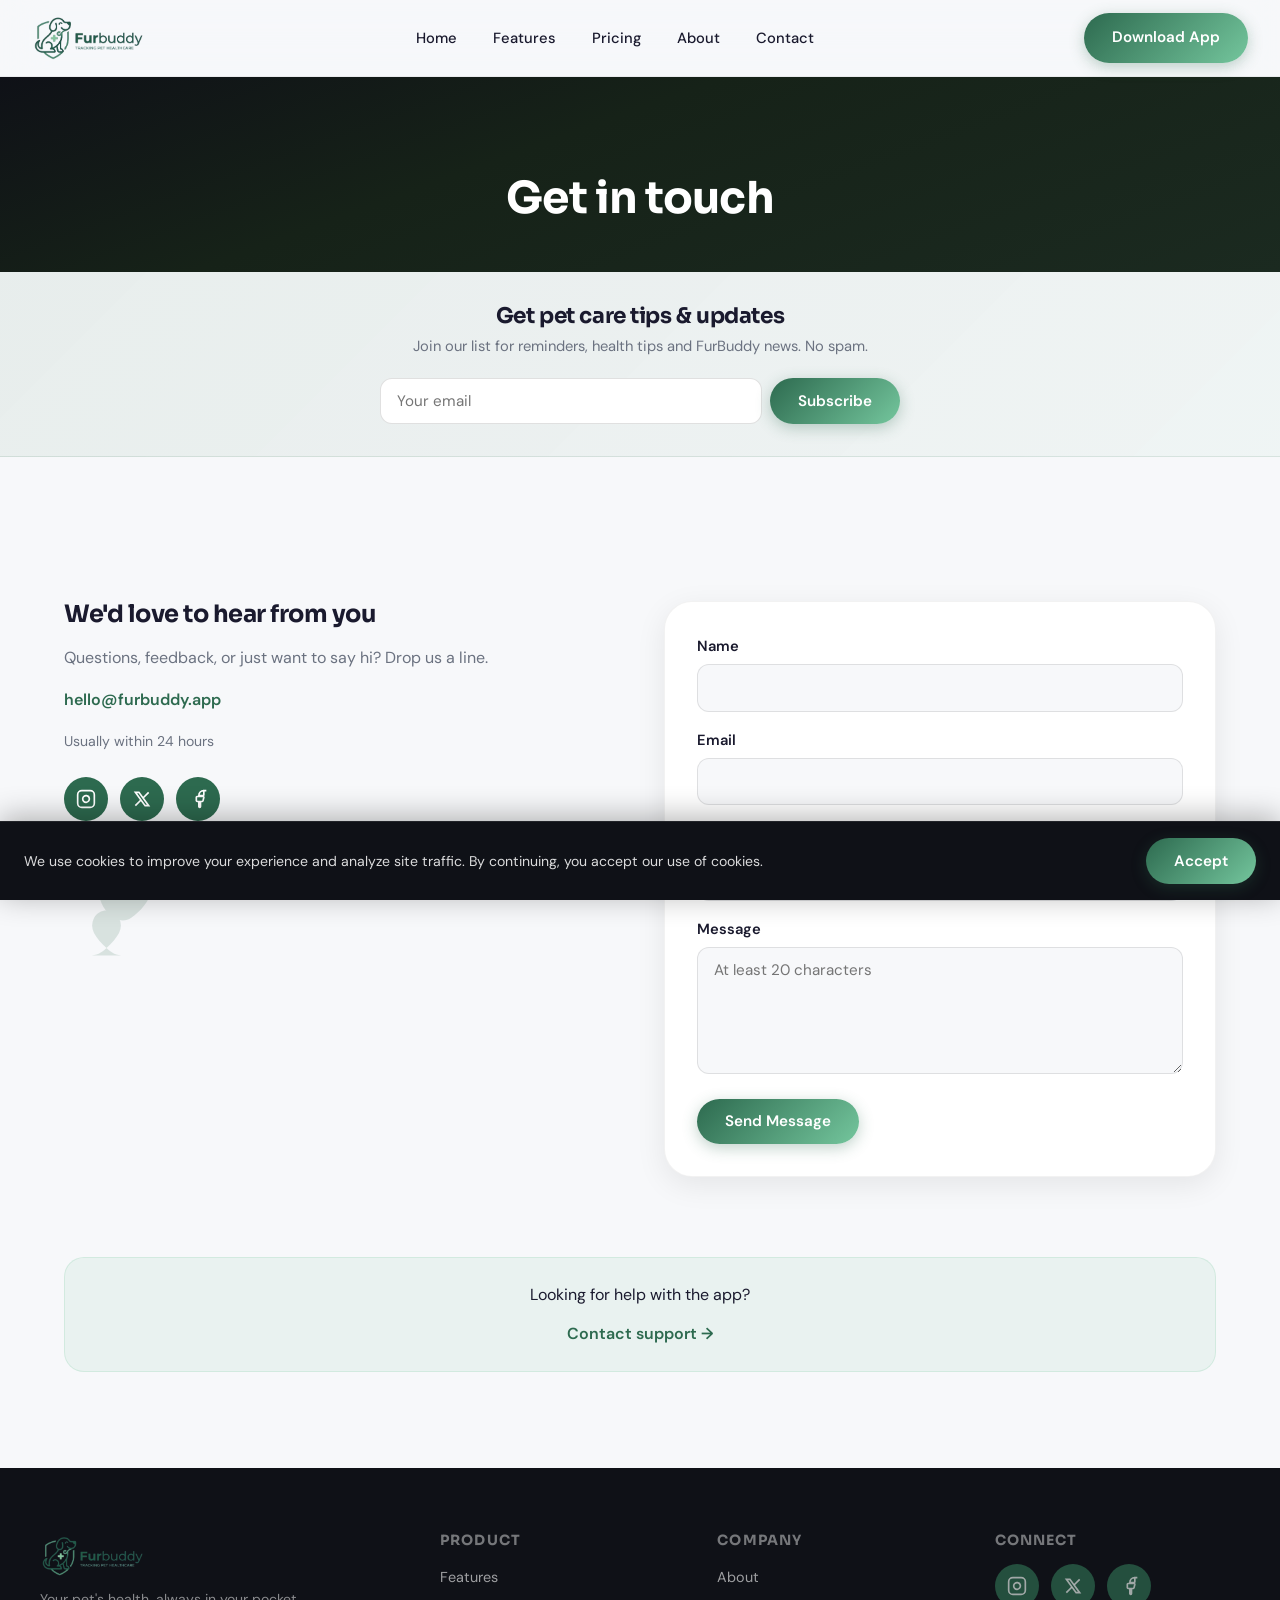
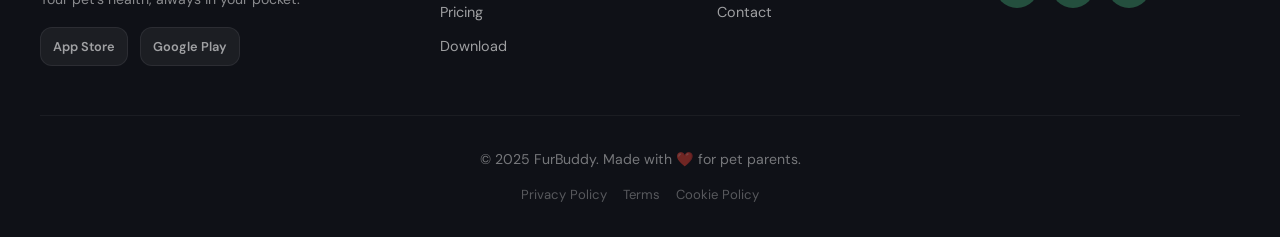
<file: contact.html>
<!DOCTYPE html>
<html lang="en">
<head>
  <meta charset="UTF-8" />
  <meta name="viewport" content="width=device-width, initial-scale=1.0" />
  <title>FurBuddy – Contact the Pet Health App Team</title>
  <meta name="description" content="Contact the FurBuddy team with questions, feedback or support requests about our pet health and vaccine tracker app. We usually reply within 24 hours." />
  <link rel="stylesheet" href="css/styles.css" />

  <!-- Google Tag Manager -->
  <script>(function(w,d,s,l,i){w[l]=w[l]||[];w[l].push({'gtm.start':
  new Date().getTime(),event:'gtm.js'});var f=d.getElementsByTagName(s)[0],
  j=d.createElement(s),dl=l!='dataLayer'?'&l='+l:'';j.async=true;j.src=
  'https://www.googletagmanager.com/gtm.js?id='+i+dl;f.parentNode.insertBefore(j,f);
  })(window,document,'script','dataLayer','GTM-5RX77FWV');</script>
  <!-- End Google Tag Manager -->
</head>
<body>
  <!-- Google Tag Manager (noscript) -->
  <noscript><iframe src="https://www.googletagmanager.com/ns.html?id=GTM-5RX77FWV"
  height="0" width="0" style="display:none;visibility:hidden"></iframe></noscript>
  <!-- End Google Tag Manager (noscript) -->
  <a href="#main-content" class="skip-link">Skip to content</a>

  <header class="navbar" id="navbar" role="banner">
    <a href="index.html" class="nav-brand" aria-label="FurBuddy home">
      <img src="images/Untitled design-2.png" alt="FurBuddy" class="nav-logo" />
    </a>
    <nav class="nav-links" aria-label="Main navigation">
      <a href="index.html">Home</a>
      <a href="features.html">Features</a>
      <a href="pricing.html">Pricing</a>
      <a href="about.html">About</a>
      <a href="contact.html">Contact</a>
    </nav>
    <a href="pricing.html#download" class="btn btn-primary nav-cta">Download App</a>
    <button type="button" class="hamburger" id="hamburger" aria-label="Open menu" aria-expanded="false">
      <span></span><span></span><span></span>
    </button>
  </header>

  <div class="drawer-overlay" id="drawer-overlay" aria-hidden="true"></div>
  <div class="nav-drawer" id="nav-drawer" role="dialog" aria-label="Mobile menu">
    <a href="index.html">Home</a>
    <a href="features.html">Features</a>
    <a href="pricing.html">Pricing</a>
    <a href="about.html">About</a>
    <a href="contact.html">Contact</a>
    <a href="pricing.html#download" class="btn btn-primary">Download App</a>
  </div>

  <main id="main-content">
    <section class="page-hero" aria-labelledby="page-heading">
      <div class="container">
        <h1 id="page-heading">Get in touch</h1>
      </div>
    </section>

    <!-- Email collector for marketing: submits to Google Forms. See Google-Forms-Email-Setup.md -->
    <section class="email-collector" aria-labelledby="email-signup-heading">
      <div class="container">
        <div class="email-collector-inner">
          <h2 id="email-signup-heading">Get pet care tips &amp; updates</h2>
          <p class="email-collector-text">Join our list for reminders, health tips and FurBuddy news. No spam.</p>
          <div id="email-signup-success" class="email-signup-success" role="status" aria-live="polite" hidden>
            Thanks! We&rsquo;ll send pet care tips to your inbox.
          </div>
          <form id="email-signup-form" class="email-signup-form" action="https://docs.google.com/forms/d/e/1mn9rvU0D_tr1krRTsRgDatJO_1RPtf0CS4OR4NmL3T8/formResponse" method="POST" target="google-form-iframe">
            <label for="email-signup-input" class="visually-hidden">Email address</label>
            <input type="email" id="email-signup-input" name="entry.884371810" required placeholder="Your email" autocomplete="email" />
            <button type="submit" class="btn btn-primary">Subscribe</button>
          </form>
          <iframe name="google-form-iframe" id="google-form-iframe" title="Form submission" class="google-form-iframe" hidden></iframe>
        </div>
      </div>
    </section>

    <section class="section">
      <div class="container">
        <div class="contact-wrap">
          <div class="contact-info fade-in">
            <h2>We'd love to hear from you</h2>
            <p>Questions, feedback, or just want to say hi? Drop us a line.</p>
            <p><a href="mailto:hello@furbuddy.app">hello@furbuddy.app</a></p>
            <p class="response-time">Usually within 24 hours</p>
            <div class="social-buttons">
              <a href="#" aria-label="Instagram"><svg xmlns="http://www.w3.org/2000/svg" viewBox="0 0 24 24" fill="none" stroke="currentColor" stroke-width="2"><rect x="2" y="2" width="20" height="20" rx="5"/><path d="M16 11.37A4 4 0 1 1 12.63 8 4 4 0 0 1 16 11.37z"/><line x1="17.5" y1="6.5" x2="17.51" y2="6.5"/></svg></a>
              <a href="#" aria-label="Twitter"><svg xmlns="http://www.w3.org/2000/svg" viewBox="0 0 24 24" fill="none" stroke="currentColor" stroke-width="2"><path d="M4 4l11.733 16h4.267l-11.733 -16z"/><path d="M4 20l6.768 -6.768m2.46 -2.46l6.772 -6.772"/></svg></a>
              <a href="#" aria-label="Facebook"><svg xmlns="http://www.w3.org/2000/svg" viewBox="0 0 24 24" fill="none" stroke="currentColor" stroke-width="2"><path d="M18 2a1 1 0 0 1 .993 .883l.007 .117v4a1 1 0 0 1 -.883 .993l-.117 .007h-3v1h3a1 1 0 0 1 .991 1.131l-.02 .112l-1 4a1 1 0 0 1 -.858 .75l-.112 .009h-2v6a1 1 0 0 1 -1.993 .117l-.007 -.117v-6h-2a1 1 0 0 1 -.993 -.883l-.007 -.117v-4a1 1 0 0 1 .883 -.993l.117 -.007h2v-1a6 6 0 0 1 5.775 -5.996l.225 -.004h3z"/></svg></a>
            </div>
            <div class="paw-decoration" aria-hidden="true">
              <svg xmlns="http://www.w3.org/2000/svg" viewBox="0 0 24 24" fill="currentColor"><path d="M8.35 3C9.53 2.83 10.78 3.5 11.5 4.5c.72-1 1.97-1.67 3.15-1.5 1.78.24 2.85 2 2.85 3.85 0 2.15-1.57 4.15-3.44 5.65l-.61.45c-.98.72-2.36.72-3.34 0l-.61-.45C8.57 12 7 10 7 7.85 7 6 8.07 3.24 9.85 3z"/><path d="M12 20.5c-1.5 0-2.5-.5-3.5-1.5-1-.9-2-2-2.5-3-.5-1-.5-2 0-3 .5-1 1.5-1.5 2.5-1.5s2 .5 2.5 1.5c.5 1 .5 2 0 3-.5 1-1.5 2.1-2.5 3-1 1-2 1.5-3.5 1.5z"/></svg>
            </div>
          </div>

          <div class="contact-form-wrap fade-in" id="contact-form-wrap">
            <div class="form-fields">
              <form id="contact-form" novalidate>
                <label for="name">Name</label>
                <input type="text" id="name" name="name" required autocomplete="name" />
                <p class="error" id="error-name" role="alert"></p>

                <label for="email">Email</label>
                <input type="email" id="email" name="email" required autocomplete="email" />
                <p class="error" id="error-email" role="alert"></p>

                <label for="subject">Subject</label>
                <select id="subject" name="subject" required aria-required="true">
                  <option value="">Select...</option>
                  <option value="general">General Inquiry</option>
                  <option value="bug">Bug Report</option>
                  <option value="partnership">Partnership</option>
                  <option value="press">Press</option>
                  <option value="other">Other</option>
                </select>
                <p class="error" id="error-subject" role="alert"></p>

                <label for="message">Message</label>
                <textarea id="message" name="message" rows="5" minlength="20" required placeholder="At least 20 characters"></textarea>
                <p class="error" id="error-message" role="alert"></p>

                <button type="submit" class="btn btn-primary" id="submit-btn">
                  Send Message
                </button>
              </form>
            </div>
            <div class="success-message" id="success-message">
              <span class="success-checkmark" aria-hidden="true">✓</span>
              Thanks! We'll be in touch soon.
            </div>
          </div>
        </div>

        <div class="support-callout fade-in">
          <p>Looking for help with the app?</p>
          <a href="mailto:support@furbuddy.app">Contact support →</a>
        </div>
      </div>
    </section>
  </main>

  <footer class="footer" role="contentinfo">
    <div class="footer-grid">
      <div>
        <div class="footer-brand">
          <img src="images/Untitled design-2.png" alt="FurBuddy" class="footer-logo" />
        </div>
        <p class="footer-tagline">Your pet's health, always in your pocket.</p>
        <div class="footer-badges">
          <a href="#">App Store</a>
          <a href="#">Google Play</a>
        </div>
      </div>
      <div>
        <h4>Product</h4>
        <ul>
          <li><a href="features.html">Features</a></li>
          <li><a href="pricing.html">Pricing</a></li>
          <li><a href="#">Download</a></li>
        </ul>
      </div>
      <div>
        <h4>Company</h4>
        <ul>
          <li><a href="about.html">About</a></li>
          <li><a href="contact.html">Contact</a></li>
        </ul>
      </div>
      <div>
        <h4>Connect</h4>
        <div class="social-buttons">
          <a href="#" aria-label="Instagram"><svg xmlns="http://www.w3.org/2000/svg" viewBox="0 0 24 24" fill="none" stroke="currentColor" stroke-width="2"><rect x="2" y="2" width="20" height="20" rx="5"/><path d="M16 11.37A4 4 0 1 1 12.63 8 4 4 0 0 1 16 11.37z"/><line x1="17.5" y1="6.5" x2="17.51" y2="6.5"/></svg></a>
          <a href="#" aria-label="Twitter"><svg xmlns="http://www.w3.org/2000/svg" viewBox="0 0 24 24" fill="none" stroke="currentColor" stroke-width="2"><path d="M4 4l11.733 16h4.267l-11.733 -16z"/><path d="M4 20l6.768 -6.768m2.46 -2.46l6.772 -6.772"/></svg></a>
          <a href="#" aria-label="Facebook"><svg xmlns="http://www.w3.org/2000/svg" viewBox="0 0 24 24" fill="none" stroke="currentColor" stroke-width="2"><path d="M18 2a1 1 0 0 1 .993 .883l.007 .117v4a1 1 0 0 1 -.883 .993l-.117 .007h-3v1h3a1 1 0 0 1 .991 1.131l-.02 .112l-1 4a1 1 0 0 1 -.858 .75l-.112 .009h-2v6a1 1 0 0 1 -1.993 .117l-.007 -.117v-6h-2a1 1 0 0 1 -.993 -.883l-.007 -.117v-4a1 1 0 0 1 .883 -.993l.117 -.007h2v-1a6 6 0 0 1 5.775 -5.996l.225 -.004h3z"/></svg></a>
        </div>
      </div>
    </div>
    <div class="footer-bottom">
      © 2025 FurBuddy. Made with ❤️ for pet parents.
      <div class="footer-legal">
        <a href="#">Privacy Policy</a>
        <a href="#">Terms</a>
        <a href="#">Cookie Policy</a>
      </div>
    </div>
  </footer>

  <div class="cookie-banner" id="cookie-banner" role="dialog" aria-label="Cookie consent">
    <p>We use cookies to improve your experience and analyze site traffic. By continuing, you accept our use of cookies.</p>
    <button type="button" class="btn btn-primary" id="cookie-accept" aria-label="Accept cookies">Accept</button>
  </div>

  <script src="js/main.js"></script>
  <script src="js/contact.js"></script>
</body>
</html>
</file>
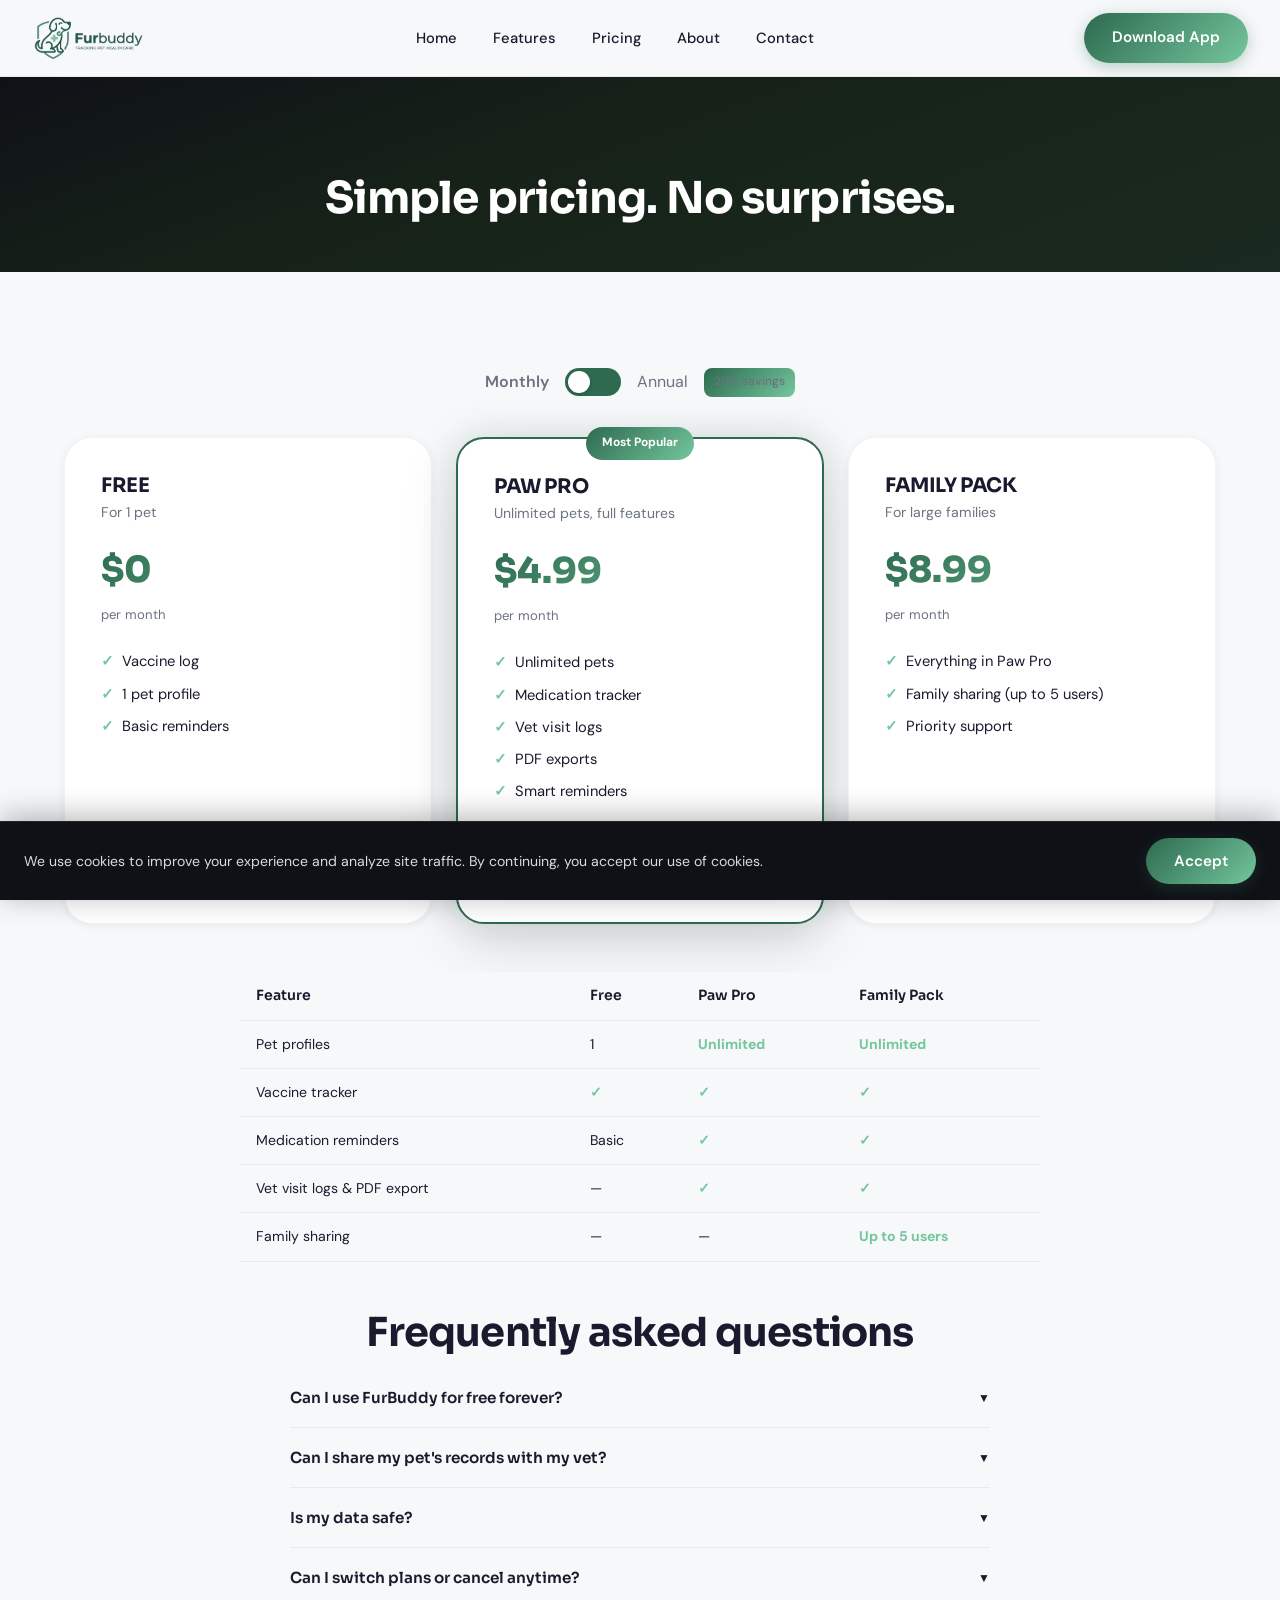
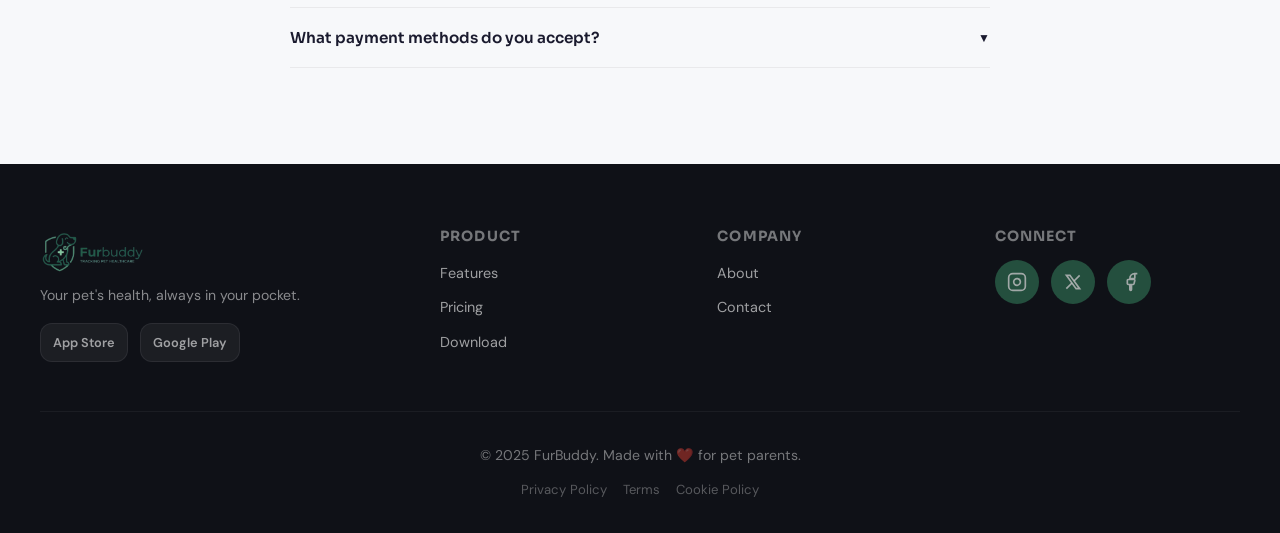
<file: pricing.html>
<!DOCTYPE html>
<html lang="en">
<head>
  <meta charset="UTF-8" />
  <meta name="viewport" content="width=device-width, initial-scale=1.0" />
  <title>FurBuddy – Pet Health App Pricing & Plans</title>
  <meta name="description" content="Choose the right FurBuddy plan for your pets. Simple pricing, no surprises, with a free tier and Paw Pro for unlimited pets and full features." />
  <link rel="stylesheet" href="css/styles.css" />

  <!-- Google Tag Manager -->
  <script>(function(w,d,s,l,i){w[l]=w[l]||[];w[l].push({'gtm.start':
  new Date().getTime(),event:'gtm.js'});var f=d.getElementsByTagName(s)[0],
  j=d.createElement(s),dl=l!='dataLayer'?'&l='+l:'';j.async=true;j.src=
  'https://www.googletagmanager.com/gtm.js?id='+i+dl;f.parentNode.insertBefore(j,f);
  })(window,document,'script','dataLayer','GTM-5RX77FWV');</script>
  <!-- End Google Tag Manager -->
</head>
<body>
  <!-- Google Tag Manager (noscript) -->
  <noscript><iframe src="https://www.googletagmanager.com/ns.html?id=GTM-5RX77FWV"
  height="0" width="0" style="display:none;visibility:hidden"></iframe></noscript>
  <!-- End Google Tag Manager (noscript) -->
  <a href="#main-content" class="skip-link">Skip to content</a>

  <header class="navbar" id="navbar" role="banner">
    <a href="index.html" class="nav-brand" aria-label="FurBuddy home">
      <img src="images/Untitled design-2.png" alt="FurBuddy" class="nav-logo" />
    </a>
    <nav class="nav-links" aria-label="Main navigation">
      <a href="index.html">Home</a>
      <a href="features.html">Features</a>
      <a href="pricing.html">Pricing</a>
      <a href="about.html">About</a>
      <a href="contact.html">Contact</a>
    </nav>
    <a href="pricing.html#download" class="btn btn-primary nav-cta">Download App</a>
    <button type="button" class="hamburger" id="hamburger" aria-label="Open menu" aria-expanded="false">
      <span></span><span></span><span></span>
    </button>
  </header>

  <div class="drawer-overlay" id="drawer-overlay" aria-hidden="true"></div>
  <div class="nav-drawer" id="nav-drawer" role="dialog" aria-label="Mobile menu">
    <a href="index.html">Home</a>
    <a href="features.html">Features</a>
    <a href="pricing.html">Pricing</a>
    <a href="about.html">About</a>
    <a href="contact.html">Contact</a>
    <a href="pricing.html#download" class="btn btn-primary">Download App</a>
  </div>

  <main id="main-content">
    <section class="page-hero" aria-labelledby="page-heading">
      <div class="container">
        <h1 id="page-heading">Simple pricing. No surprises.</h1>
      </div>
    </section>

    <section class="section" id="download">
      <div class="container">
        <div class="pricing-toggle-wrap fade-in">
          <span id="label-monthly">Monthly</span>
          <button type="button" class="pricing-toggle" id="pricing-toggle" aria-pressed="false" aria-label="Toggle annual pricing">
          </button>
          <span id="label-annual">Annual</span>
          <span class="pricing-badge">20% savings</span>
        </div>

        <div class="pricing-grid">
          <article class="pricing-card fade-in">
            <h3>FREE</h3>
            <p class="tagline">For 1 pet</p>
            <p class="price" data-monthly="$0" data-annual="$0">$0</p>
            <p class="price-note">per month</p>
            <ul>
              <li>Vaccine log</li>
              <li>1 pet profile</li>
              <li>Basic reminders</li>
            </ul>
            <a href="#" class="btn btn-ghost">Get Started</a>
          </article>

          <article class="pricing-card popular fade-in">
            <span class="badge">Most Popular</span>
            <h3>PAW PRO</h3>
            <p class="tagline">Unlimited pets, full features</p>
            <p class="price" data-monthly="$4.99" data-annual="$3.99">$4.99</p>
            <p class="price-note"><span class="price-note-monthly">per month</span><span class="price-note-annual" style="display:none;">per month, billed annually</span></p>
            <ul>
              <li>Unlimited pets</li>
              <li>Medication tracker</li>
              <li>Vet visit logs</li>
              <li>PDF exports</li>
              <li>Smart reminders</li>
            </ul>
            <a href="#" class="btn btn-primary">Start Free Trial</a>
          </article>

          <article class="pricing-card fade-in">
            <h3>FAMILY PACK</h3>
            <p class="tagline">For large families</p>
            <p class="price" data-monthly="$8.99" data-annual="$7.19">$8.99</p>
            <p class="price-note"><span class="price-note-monthly">per month</span><span class="price-note-annual" style="display:none;">per month, billed annually</span></p>
            <ul>
              <li>Everything in Paw Pro</li>
              <li>Family sharing (up to 5 users)</li>
              <li>Priority support</li>
            </ul>
            <a href="#" class="btn btn-primary">Start Free Trial</a>
          </article>
        </div>

        <table class="comparison-table fade-in" aria-label="Feature comparison">
          <thead>
            <tr>
              <th>Feature</th>
              <th class="hide-mobile">Free</th>
              <th class="hide-mobile">Paw Pro</th>
              <th class="hide-mobile">Family Pack</th>
            </tr>
          </thead>
          <tbody>
            <tr>
              <td>Pet profiles</td>
              <td class="hide-mobile">1</td>
              <td class="hide-mobile check">Unlimited</td>
              <td class="hide-mobile check">Unlimited</td>
            </tr>
            <tr>
              <td>Vaccine tracker</td>
              <td class="hide-mobile check">✓</td>
              <td class="hide-mobile check">✓</td>
              <td class="hide-mobile check">✓</td>
            </tr>
            <tr>
              <td>Medication reminders</td>
              <td class="hide-mobile">Basic</td>
              <td class="hide-mobile check">✓</td>
              <td class="hide-mobile check">✓</td>
            </tr>
            <tr>
              <td>Vet visit logs & PDF export</td>
              <td class="hide-mobile">—</td>
              <td class="hide-mobile check">✓</td>
              <td class="hide-mobile check">✓</td>
            </tr>
            <tr>
              <td>Family sharing</td>
              <td class="hide-mobile">—</td>
              <td class="hide-mobile">—</td>
              <td class="hide-mobile check">Up to 5 users</td>
            </tr>
          </tbody>
        </table>

        <h2 class="section-title fade-in">Frequently asked questions</h2>
        <div class="faq-list">
          <div class="faq-item fade-in">
            <button type="button" aria-expanded="false" aria-controls="faq-1" id="faq-btn-1">
              Can I use FurBuddy for free forever?
              <span class="icon" aria-hidden="true">▼</span>
            </button>
            <div class="content" id="faq-1" role="region" aria-labelledby="faq-btn-1">
              <div class="content-inner">Yes! Our Free tier lets you track one pet's vaccines and basic reminders with no time limit. Upgrade anytime if you add more pets or want medication tracking and PDF exports.</div>
            </div>
          </div>
          <div class="faq-item fade-in">
            <button type="button" aria-expanded="false" aria-controls="faq-2" id="faq-btn-2">
              Can I share my pet's records with my vet?
              <span class="icon" aria-hidden="true">▼</span>
            </button>
            <div class="content" id="faq-2" role="region" aria-labelledby="faq-btn-2">
              <div class="content-inner">Yes. With Paw Pro and Family Pack you can export a PDF of your pet's vaccine and health history and email it to your vet or bring it to appointments.</div>
            </div>
          </div>
          <div class="faq-item fade-in">
            <button type="button" aria-expanded="false" aria-controls="faq-3" id="faq-btn-3">
              Is my data safe?
              <span class="icon" aria-hidden="true">▼</span>
            </button>
            <div class="content" id="faq-3" role="region" aria-labelledby="faq-btn-3">
              <div class="content-inner">Absolutely. We encrypt your data in transit and at rest. We never sell your information. Your pet's health records are yours—we're just the secure place to keep them.</div>
            </div>
          </div>
          <div class="faq-item fade-in">
            <button type="button" aria-expanded="false" aria-controls="faq-4" id="faq-btn-4">
              Can I switch plans or cancel anytime?
              <span class="icon" aria-hidden="true">▼</span>
            </button>
            <div class="content" id="faq-4" role="region" aria-labelledby="faq-btn-4">
              <div class="content-inner">Yes. You can upgrade, downgrade, or cancel from your account settings. If you cancel, you keep access until the end of your billing period. No long-term contracts.</div>
            </div>
          </div>
          <div class="faq-item fade-in">
            <button type="button" aria-expanded="false" aria-controls="faq-5" id="faq-btn-5">
              What payment methods do you accept?
              <span class="icon" aria-hidden="true">▼</span>
            </button>
            <div class="content" id="faq-5" role="region" aria-labelledby="faq-btn-5">
              <div class="content-inner">We accept all major credit and debit cards, and payment is processed securely through the App Store or Google Play for in-app subscriptions.</div>
            </div>
          </div>
        </div>
      </div>
    </section>
  </main>

  <footer class="footer" role="contentinfo">
    <div class="footer-grid">
      <div>
        <div class="footer-brand">
          <img src="images/Untitled design-2.png" alt="FurBuddy" class="footer-logo" />
        </div>
        <p class="footer-tagline">Your pet's health, always in your pocket.</p>
        <div class="footer-badges">
          <a href="#">App Store</a>
          <a href="#">Google Play</a>
        </div>
      </div>
      <div>
        <h4>Product</h4>
        <ul>
          <li><a href="features.html">Features</a></li>
          <li><a href="pricing.html">Pricing</a></li>
          <li><a href="#">Download</a></li>
        </ul>
      </div>
      <div>
        <h4>Company</h4>
        <ul>
          <li><a href="about.html">About</a></li>
          <li><a href="contact.html">Contact</a></li>
        </ul>
      </div>
      <div>
        <h4>Connect</h4>
        <div class="social-buttons">
          <a href="#" aria-label="Instagram"><svg xmlns="http://www.w3.org/2000/svg" viewBox="0 0 24 24" fill="none" stroke="currentColor" stroke-width="2"><rect x="2" y="2" width="20" height="20" rx="5"/><path d="M16 11.37A4 4 0 1 1 12.63 8 4 4 0 0 1 16 11.37z"/><line x1="17.5" y1="6.5" x2="17.51" y2="6.5"/></svg></a>
          <a href="#" aria-label="Twitter"><svg xmlns="http://www.w3.org/2000/svg" viewBox="0 0 24 24" fill="none" stroke="currentColor" stroke-width="2"><path d="M4 4l11.733 16h4.267l-11.733 -16z"/><path d="M4 20l6.768 -6.768m2.46 -2.46l6.772 -6.772"/></svg></a>
          <a href="#" aria-label="Facebook"><svg xmlns="http://www.w3.org/2000/svg" viewBox="0 0 24 24" fill="none" stroke="currentColor" stroke-width="2"><path d="M18 2a1 1 0 0 1 .993 .883l.007 .117v4a1 1 0 0 1 -.883 .993l-.117 .007h-3v1h3a1 1 0 0 1 .991 1.131l-.02 .112l-1 4a1 1 0 0 1 -.858 .75l-.112 .009h-2v6a1 1 0 0 1 -1.993 .117l-.007 -.117v-6h-2a1 1 0 0 1 -.993 -.883l-.007 -.117v-4a1 1 0 0 1 .883 -.993l.117 -.007h2v-1a6 6 0 0 1 5.775 -5.996l.225 -.004h3z"/></svg></a>
        </div>
      </div>
    </div>
    <div class="footer-bottom">
      © 2025 FurBuddy. Made with ❤️ for pet parents.
      <div class="footer-legal">
        <a href="#">Privacy Policy</a>
        <a href="#">Terms</a>
        <a href="#">Cookie Policy</a>
      </div>
    </div>
  </footer>

  <div class="cookie-banner" id="cookie-banner" role="dialog" aria-label="Cookie consent">
    <p>We use cookies to improve your experience and analyze site traffic. By continuing, you accept our use of cookies.</p>
    <button type="button" class="btn btn-primary" id="cookie-accept" aria-label="Accept cookies">Accept</button>
  </div>

  <script src="js/main.js"></script>
  <script src="js/pricing.js"></script>
</body>
</html>
</file>
<file: css/styles.css>
/* ============================================
   FurBuddy — Modern Futuristic Design System
   ============================================ */

@import url('https://fonts.googleapis.com/css2?family=DM+Sans:ital,opsz,wght@0,9..40,400;0,9..40,500;0,9..40,600;0,9..40,700;1,9..40,400&family=Sora:wght@400;600;700;800&display=swap');

:root {
  --primary: #2D6A4F;
  --primary-dark: #1b4332;
  --accent: #F4A261;
  --highlight: #74C69D;
  --bg: #f7f8fa;
  --bg-dark: #0f1117;
  --text: #1A1A2E;
  --text-light: rgba(26, 26, 46, 0.7);
  --muted: #6B7280;
  --white: #ffffff;
  --glass: rgba(255, 255, 255, 0.55);
  --glass-border: rgba(255, 255, 255, 0.25);
  --glass-dark: rgba(15, 17, 23, 0.6);
  --shadow-sm: 0 2px 8px rgba(0,0,0,0.06);
  --shadow-md: 0 8px 30px rgba(0,0,0,0.08);
  --shadow-lg: 0 20px 60px rgba(0,0,0,0.12);
  --shadow-glow: 0 0 40px rgba(45, 106, 79, 0.15);
  --radius: 0.75rem;
  --radius-lg: 1.25rem;
  --radius-xl: 1.75rem;
  --transition: 0.35s cubic-bezier(0.4, 0, 0.2, 1);
  --gradient-hero: linear-gradient(160deg, #0f1117 0%, #162218 40%, #1b2a20 100%);
  --gradient-card: linear-gradient(135deg, rgba(255,255,255,0.8) 0%, rgba(255,255,255,0.4) 100%);
  --gradient-accent: linear-gradient(135deg, var(--primary) 0%, var(--highlight) 100%);
}

*, *::before, *::after { box-sizing: border-box; margin: 0; padding: 0; }
html { scroll-behavior: smooth; }

body {
  font-family: 'DM Sans', sans-serif;
  font-size: 1rem;
  line-height: 1.65;
  color: var(--text);
  background: var(--bg);
  overflow-x: hidden;
  -webkit-font-smoothing: antialiased;
}

h1, h2, h3, h4 {
  font-family: 'Sora', sans-serif;
  font-weight: 700;
  line-height: 1.15;
  letter-spacing: -0.02em;
}
a { color: inherit; text-decoration: none; }
img { max-width: 100%; height: auto; display: block; }

/* ========== ACCESSIBILITY ========== */
.skip-link {
  position: absolute;
  top: -100px;
  left: 1rem;
  background: var(--primary);
  color: white;
  padding: 0.75rem 1.25rem;
  border-radius: var(--radius);
  font-weight: 600;
  z-index: 10000;
  transition: top 0.2s;
}
.skip-link:focus { top: 1rem; outline: 2px solid var(--accent); outline-offset: 2px; }

/* ========== NAVBAR ========== */
.navbar {
  position: sticky;
  top: 0;
  z-index: 1000;
  display: flex;
  align-items: center;
  justify-content: space-between;
  padding: 0.75rem 2rem;
  background: rgba(247, 248, 250, 0.7);
  backdrop-filter: blur(20px) saturate(1.8);
  -webkit-backdrop-filter: blur(20px) saturate(1.8);
  border-bottom: 1px solid rgba(0,0,0,0.05);
  transition: box-shadow var(--transition);
}
.navbar.scrolled { box-shadow: var(--shadow-sm); }

.nav-brand {
  display: flex;
  align-items: center;
  gap: 0.5rem;
  font-family: 'Sora', sans-serif;
  font-weight: 700;
  font-size: 1.25rem;
  color: var(--text);
}
.nav-brand img.nav-logo { height: 52px; width: auto; display: block; }

.nav-links { display: none; }
@media (min-width: 768px) {
  .nav-links { display: flex; align-items: center; gap: 2.25rem; }
}
.nav-links a {
  font-weight: 500;
  font-size: 0.92rem;
  color: var(--text);
  transition: color var(--transition);
  position: relative;
}
.nav-links a::after {
  content: '';
  position: absolute;
  bottom: -4px;
  left: 0;
  width: 0;
  height: 2px;
  background: var(--gradient-accent);
  border-radius: 2px;
  transition: width var(--transition);
}
.nav-links a:hover { color: var(--primary); }
.nav-links a:hover::after { width: 100%; }

.nav-cta { display: none; }
@media (min-width: 768px) { .nav-cta { display: block; } }

/* Hamburger */
.hamburger {
  display: flex;
  flex-direction: column;
  gap: 5px;
  background: none;
  border: none;
  cursor: pointer;
  padding: 0.5rem;
}
@media (min-width: 768px) { .hamburger { display: none; } }
.hamburger span {
  width: 24px;
  height: 2px;
  background: var(--text);
  border-radius: 2px;
  transition: var(--transition);
}
.hamburger.open span:nth-child(1) { transform: rotate(45deg) translate(5px, 5px); }
.hamburger.open span:nth-child(2) { opacity: 0; }
.hamburger.open span:nth-child(3) { transform: rotate(-45deg) translate(5px, -5px); }

/* Mobile drawer */
.nav-drawer {
  position: fixed;
  top: 0;
  right: -100%;
  width: 300px;
  max-width: 85vw;
  height: 100vh;
  background: rgba(255,255,255,0.95);
  backdrop-filter: blur(24px);
  -webkit-backdrop-filter: blur(24px);
  box-shadow: -8px 0 40px rgba(0,0,0,0.1);
  z-index: 999;
  padding: 5rem 2rem 2rem;
  transition: right 0.4s cubic-bezier(0.4, 0, 0.2, 1);
  display: flex;
  flex-direction: column;
  gap: 1.5rem;
}
.nav-drawer.open { right: 0; }
.nav-drawer a { font-weight: 500; font-size: 1.1rem; }
.nav-drawer .btn-primary { margin-top: auto; }
.drawer-overlay {
  position: fixed;
  inset: 0;
  background: rgba(0,0,0,0.4);
  opacity: 0;
  pointer-events: none;
  z-index: 998;
  transition: opacity 0.4s;
  backdrop-filter: blur(4px);
}
.drawer-overlay.open { opacity: 1; pointer-events: auto; }

/* ========== BUTTONS ========== */
.btn {
  display: inline-flex;
  align-items: center;
  justify-content: center;
  gap: 0.5rem;
  padding: 0.8rem 1.75rem;
  font-family: 'DM Sans', sans-serif;
  font-weight: 600;
  font-size: 0.95rem;
  border-radius: 9999px;
  border: none;
  cursor: pointer;
  transition: all var(--transition);
  position: relative;
  overflow: hidden;
}
.btn:focus-visible { outline: 2px solid var(--accent); outline-offset: 2px; }

.btn-primary {
  background: var(--gradient-accent);
  color: white;
  box-shadow: 0 4px 15px rgba(45, 106, 79, 0.3);
}
.btn-primary:hover {
  box-shadow: 0 8px 30px rgba(45, 106, 79, 0.4), 0 0 20px rgba(116, 198, 157, 0.3);
  transform: translateY(-2px);
}

.btn-ghost {
  background: transparent;
  color: var(--text);
  border: 1.5px solid rgba(26, 26, 46, 0.2);
  backdrop-filter: blur(8px);
}
.btn-ghost:hover { border-color: var(--primary); color: var(--primary); background: rgba(45, 106, 79, 0.05); }

/* ========== LAYOUT ========== */
.container { width: 100%; max-width: 1200px; margin: 0 auto; padding: 0 1.5rem; }
.section { padding: 5rem 0; }
@media (min-width: 1024px) { .section { padding: 6rem 0; } }

.section-title {
  font-size: clamp(1.75rem, 4vw, 2.5rem);
  text-align: center;
  margin-bottom: 0.75rem;
  color: var(--text);
}
.section-subtitle {
  text-align: center;
  color: var(--muted);
  max-width: 560px;
  margin: 0 auto 3rem;
  font-size: 1.05rem;
}

/* ========== HERO — dark, futuristic ========== */
.hero {
  min-height: 100vh;
  display: flex;
  flex-direction: column;
  align-items: center;
  justify-content: center;
  padding: 5rem 1.5rem 3rem;
  position: relative;
  overflow: hidden;
  background: var(--gradient-hero);
  color: white;
}
@media (min-width: 1024px) {
  .hero {
    flex-direction: row;
    justify-content: center;
    align-items: center;
    gap: 4rem;
    padding: 4rem 3rem 3rem;
  }
}

.hero-bg {
  position: absolute;
  inset: 0;
  background: radial-gradient(ellipse 60% 50% at 30% 50%, rgba(45, 106, 79, 0.25) 0%, transparent 70%),
              radial-gradient(ellipse 50% 40% at 70% 60%, rgba(116, 198, 157, 0.15) 0%, transparent 60%);
  z-index: 1;
}

.hero-blob {
  position: absolute;
  border-radius: 40% 60% 50% 50%;
  filter: blur(100px);
  opacity: 0.4;
  z-index: 0;
}
.hero-blob-1 {
  width: 500px;
  height: 500px;
  background: var(--primary);
  top: -150px;
  right: -100px;
  animation: blobFloat 10s ease-in-out infinite;
}
.hero-blob-2 {
  width: 350px;
  height: 350px;
  background: var(--accent);
  bottom: -80px;
  left: -100px;
  animation: blobFloat 12s ease-in-out infinite reverse;
}
@keyframes blobFloat {
  0%, 100% { transform: translate(0, 0) rotate(0deg) scale(1); }
  33% { transform: translate(30px, -20px) rotate(5deg) scale(1.05); }
  66% { transform: translate(-20px, 15px) rotate(-3deg) scale(0.97); }
}

.hero-content {
  position: relative;
  z-index: 2;
  text-align: center;
  max-width: 520px;
}
@media (min-width: 1024px) {
  .hero-content {
    max-width: 460px;
    text-align: left;
    flex: 0 0 auto;
  }
  .hero .hero-ctas { justify-content: flex-start; }
  .hero .hero-trust { justify-content: flex-start; }
}
.hero h1 {
  font-size: clamp(2rem, 5vw, 3rem);
  margin-bottom: 1rem;
  color: white;
  line-height: 1.1;
  letter-spacing: -0.03em;
}
.hero .subheadline {
  font-size: clamp(1rem, 2vw, 1.15rem);
  color: rgba(255,255,255,0.7);
  margin-bottom: 1.75rem;
  line-height: 1.6;
}
.hero-ctas {
  display: flex;
  flex-wrap: wrap;
  gap: 0.75rem;
  justify-content: center;
  margin-bottom: 1.5rem;
}
.hero .btn-ghost {
  color: rgba(255,255,255,0.85);
  border-color: rgba(255,255,255,0.25);
}
.hero .btn-ghost:hover {
  color: white;
  border-color: rgba(255,255,255,0.6);
  background: rgba(255,255,255,0.08);
}
.hero-trust {
  font-size: 0.85rem;
  color: rgba(255,255,255,0.5);
  display: flex;
  flex-wrap: wrap;
  align-items: center;
  justify-content: center;
  gap: 0.5rem;
}
.hero-trust .sep { opacity: 0.4; }

/* Hero photo */
.hero-photo {
  position: absolute;
  z-index: 0;
  inset: 0;
  object-fit: cover;
  object-position: center 35%;
  width: 100%;
  height: 100%;
  opacity: 0.12;
  mix-blend-mode: luminosity;
}
.hero-photo-wrap { position: relative; overflow: hidden; }

/* ========== PHONE MOCKUP ========== */
.phone-mockup-wrap {
  perspective: 1200px;
  position: relative;
  z-index: 2;
}
@media (min-width: 1024px) {
  .hero .phone-mockup-wrap { flex: 0 0 auto; }
}
.phone-mockup {
  position: relative;
  z-index: 1;
  width: 240px;
  height: 490px;
  margin: 2rem auto 0;
  background: linear-gradient(165deg, rgba(255,255,255,0.15) 0%, rgba(255,255,255,0.05) 100%);
  border: 1px solid rgba(255,255,255,0.15);
  border-radius: 2.25rem;
  padding: 10px;
  box-shadow:
    0 0 0 1px rgba(255,255,255,0.08) inset,
    0 25px 50px rgba(0,0,0,0.4),
    0 0 80px rgba(45, 106, 79, 0.15);
  animation: phoneFloat 5s ease-in-out infinite;
  transform: perspective(1200px) rotateY(-8deg) rotateX(4deg);
}
@keyframes phoneFloat {
  0%, 100% { transform: perspective(1200px) rotateY(-8deg) rotateX(4deg) translateY(0); }
  50% { transform: perspective(1200px) rotateY(-8deg) rotateX(4deg) translateY(-10px); }
}
.hero .phone-mockup-wrap .phone-mockup {
  animation: phoneFloatHero 5s ease-in-out infinite;
  transform: perspective(1200px) rotateY(-10deg) rotateX(5deg);
}
@keyframes phoneFloatHero {
  0%, 100% { transform: perspective(1200px) rotateY(-10deg) rotateX(5deg) translateY(0); }
  50% { transform: perspective(1200px) rotateY(-10deg) rotateX(5deg) translateY(-10px); }
}
.phone-mockup .screen {
  width: 100%;
  height: 100%;
  background: var(--bg-dark);
  border-radius: 1.5rem;
  overflow: hidden;
  display: flex;
  flex-direction: column;
  font-size: 10px;
  color: rgba(255,255,255,0.8);
}
.phone-mockup .mock-status {
  display: flex;
  justify-content: space-between;
  align-items: center;
  padding: 8px 14px 4px;
  font-size: 9px;
  font-weight: 600;
  color: rgba(255,255,255,0.6);
}
.phone-mockup .mock-nav {
  display: flex;
  align-items: center;
  gap: 6px;
  padding: 8px 14px;
  background: rgba(255,255,255,0.05);
  border-bottom: 1px solid rgba(255,255,255,0.08);
  font-weight: 600;
}
.phone-mockup .mock-nav .dot {
  width: 5px;
  height: 5px;
  border-radius: 50%;
  background: var(--highlight);
  box-shadow: 0 0 6px var(--highlight);
}
.phone-mockup .mock-body { flex: 1; padding: 10px 12px; overflow: hidden; }
.phone-mockup .mock-row {
  display: flex;
  align-items: center;
  gap: 8px;
  padding: 7px 0;
  border-bottom: 1px solid rgba(255,255,255,0.06);
  font-size: 9px;
}
.phone-mockup .mock-row:last-child { border-bottom: none; }
.phone-mockup .mock-row .icon {
  width: 20px;
  height: 20px;
  border-radius: 6px;
  background: rgba(116, 198, 157, 0.3);
  flex-shrink: 0;
}
.phone-mockup .mock-row .icon.amber { background: rgba(244, 162, 97, 0.3); }
.phone-mockup .mock-card {
  background: rgba(255,255,255,0.06);
  border: 1px solid rgba(255,255,255,0.08);
  border-radius: 10px;
  padding: 10px 12px;
  margin-bottom: 8px;
  font-size: 9px;
}
.phone-mockup .mock-card strong { color: var(--highlight); }
.phone-mockup .mock-cal {
  display: grid;
  grid-template-columns: repeat(7, 1fr);
  gap: 2px;
  font-size: 8px;
  text-align: center;
  color: rgba(255,255,255,0.4);
  margin-bottom: 8px;
}
.phone-mockup .mock-cal span.today {
  background: var(--primary);
  color: white;
  border-radius: 4px;
  box-shadow: 0 0 8px rgba(45, 106, 79, 0.5);
}

/* Feature-page phone overrides */
.feature-block-visual .phone-mockup {
  width: 200px;
  height: 400px;
  margin: 0 auto;
}

/* ========== GLASS CARDS ========== */
.glass-card {
  background: var(--gradient-card);
  backdrop-filter: blur(16px);
  -webkit-backdrop-filter: blur(16px);
  border: 1px solid rgba(255,255,255,0.5);
  border-radius: var(--radius-xl);
  padding: 2rem;
  box-shadow: var(--shadow-md);
  transition: transform var(--transition), box-shadow var(--transition);
}
.glass-card:hover {
  transform: translateY(-4px);
  box-shadow: var(--shadow-lg), var(--shadow-glow);
}

/* ========== PROBLEM–SOLUTION ========== */
.problem-solution {
  background: var(--bg);
  position: relative;
}
.pain-point-bar {
  max-width: 720px;
  margin: 0 auto 2.5rem;
  padding: 1.25rem 2rem;
  background: rgba(244, 162, 97, 0.08);
  border: 1px solid rgba(244, 162, 97, 0.2);
  border-radius: var(--radius-lg);
  border-left: 4px solid var(--accent);
}
.pain-point-text {
  margin: 0;
  font-size: 1.05rem;
  color: var(--text);
  line-height: 1.5;
  text-align: center;
}
.problem-solution-grid {
  display: grid;
  grid-template-columns: 1fr;
  gap: 2rem;
  max-width: 900px;
  margin: 0 auto;
}
@media (min-width: 768px) {
  .problem-solution-grid { grid-template-columns: 1fr 1fr; gap: 2.5rem; }
}
.problem-block, .solution-block {
  padding: 2rem;
  border-radius: var(--radius-xl);
  background: var(--white);
  box-shadow: var(--shadow-md);
  border: 1px solid rgba(0,0,0,0.04);
}
.problem-block { border-top: 3px solid var(--accent); }
.solution-block { border-top: 3px solid var(--primary); }
.problem-block .section-title, .solution-block .section-title {
  text-align: left;
  margin-bottom: 0.75rem;
  font-size: 1.35rem;
}
.solution-block .section-title { color: var(--primary); }
.problem-lead, .solution-lead {
  font-size: 0.95rem;
  line-height: 1.6;
  margin-bottom: 1.25rem;
}
.problem-lead { color: var(--muted); }
.solution-lead { color: var(--text); }
.problem-list { list-style: none; }
.problem-list li {
  position: relative;
  padding-left: 1.5rem;
  margin-bottom: 0.6rem;
  color: var(--text);
  font-size: 0.92rem;
  line-height: 1.5;
}
.problem-list li::before {
  content: '×';
  position: absolute;
  left: 0;
  color: var(--accent);
  font-weight: 700;
  font-size: 1.1rem;
}

/* ========== FEATURE CARDS (home) ========== */
.features-grid {
  display: grid;
  grid-template-columns: 1fr;
  gap: 1.5rem;
}
@media (min-width: 640px) { .features-grid { grid-template-columns: repeat(2, 1fr); } }
@media (min-width: 1024px) { .features-grid { grid-template-columns: repeat(3, 1fr); gap: 1.75rem; } }

.feature-card {
  background: var(--white);
  padding: 1.75rem;
  border-radius: var(--radius-xl);
  border: 1px solid rgba(0,0,0,0.05);
  box-shadow: var(--shadow-sm);
  transition: transform var(--transition), box-shadow var(--transition);
}
.feature-card:hover {
  transform: translateY(-6px);
  box-shadow: var(--shadow-lg), var(--shadow-glow);
}
.feature-card .icon-wrap {
  width: 52px;
  height: 52px;
  border-radius: var(--radius);
  display: flex;
  align-items: center;
  justify-content: center;
  margin-bottom: 1rem;
  font-size: 1.5rem;
}
.feature-card .icon-wrap.green { background: rgba(116, 198, 157, 0.15); }
.feature-card .icon-wrap.amber { background: rgba(244, 162, 97, 0.15); }
.feature-card .icon-wrap.primary { background: rgba(45, 106, 79, 0.1); }
.feature-card h3 { font-size: 1.1rem; margin-bottom: 0.5rem; }
.feature-card p { color: var(--muted); font-size: 0.9rem; line-height: 1.55; }
.feature-card p strong { font-weight: 600; color: var(--text); }

/* ========== FEATURE CARDS WIDE (features page) ========== */
.feature-cards-wide {
  display: grid;
  grid-template-columns: 1fr;
  gap: 1.5rem;
  margin-bottom: 2rem;
}
@media (min-width: 768px) { .feature-cards-wide { grid-template-columns: repeat(2, 1fr); gap: 2rem; } }

.feature-card-wide {
  display: flex;
  flex-direction: column;
  align-items: flex-start;
  gap: 1.25rem;
  background: var(--white);
  padding: 2rem;
  border-radius: var(--radius-xl);
  border: 1px solid rgba(0,0,0,0.05);
  box-shadow: var(--shadow-sm);
  transition: transform var(--transition), box-shadow var(--transition);
}
@media (min-width: 640px) {
  .feature-card-wide { flex-direction: row; align-items: center; gap: 1.5rem; }
}
.feature-card-wide:hover {
  transform: translateY(-4px);
  box-shadow: var(--shadow-lg), var(--shadow-glow);
}
.feature-card-wide-icon {
  width: 80px;
  height: 80px;
  min-width: 80px;
  display: flex;
  align-items: center;
  justify-content: center;
  font-size: 2.5rem;
  border-radius: var(--radius-lg);
  background: linear-gradient(145deg, rgba(116, 198, 157, 0.2) 0%, rgba(45, 106, 79, 0.12) 100%);
  box-shadow: 0 4px 0 rgba(45, 106, 79, 0.15), 0 8px 20px rgba(45, 106, 79, 0.1);
  transform: perspective(400px) rotateY(-4deg) rotateX(4deg);
  transition: transform var(--transition);
}
.feature-card-wide:hover .feature-card-wide-icon {
  transform: perspective(400px) rotateY(0deg) rotateX(0deg) scale(1.08);
}
.feature-card-wide:nth-child(2) .feature-card-wide-icon {
  background: linear-gradient(145deg, rgba(244, 162, 97, 0.2) 0%, rgba(244, 162, 97, 0.1) 100%);
  box-shadow: 0 4px 0 rgba(180, 120, 60, 0.15), 0 8px 20px rgba(244, 162, 97, 0.12);
}
.feature-card-wide:nth-child(3) .feature-card-wide-icon {
  background: linear-gradient(145deg, rgba(45, 106, 79, 0.2) 0%, rgba(27, 67, 50, 0.1) 100%);
  box-shadow: 0 4px 0 rgba(27, 67, 50, 0.15), 0 8px 20px rgba(45, 106, 79, 0.12);
}
.feature-card-wide:nth-child(4) .feature-card-wide-icon {
  background: linear-gradient(145deg, rgba(116, 198, 157, 0.25) 0%, rgba(74, 198, 157, 0.12) 100%);
  box-shadow: 0 4px 0 rgba(45, 106, 79, 0.15), 0 8px 20px rgba(116, 198, 157, 0.12);
}
.feature-card-wide-content h3 { font-family: 'Sora', sans-serif; font-size: 1.2rem; margin-bottom: 0.4rem; }
.feature-card-wide-content p { font-size: 0.92rem; color: var(--muted); line-height: 1.6; }

/* ========== TESTIMONIALS ========== */
.testimonials { overflow: hidden; }
.testimonials-grid {
  display: grid;
  grid-template-columns: 1fr;
  gap: 1.5rem;
  align-items: stretch;
}
@media (min-width: 768px) { .testimonials-grid { grid-template-columns: repeat(3, 1fr); } }

.testimonial-card {
  background: var(--white);
  padding: 1.75rem;
  border-radius: var(--radius-xl);
  border: 1px solid rgba(0,0,0,0.05);
  box-shadow: var(--shadow-sm);
  display: flex;
  flex-direction: column;
  min-height: 100%;
  transition: transform var(--transition), box-shadow var(--transition);
}
.testimonial-card:hover { transform: translateY(-3px); box-shadow: var(--shadow-md); }
.testimonial-card .avatar-img {
  width: 52px;
  height: 52px;
  border-radius: 50%;
  object-fit: cover;
  margin-bottom: 1rem;
  border: 2px solid rgba(116, 198, 157, 0.3);
}
.testimonial-card .quote {
  font-style: italic;
  color: var(--text);
  margin-bottom: 0.75rem;
  font-size: 0.93rem;
  flex: 1;
  line-height: 1.55;
}
.testimonial-card .author { font-size: 0.85rem; color: var(--muted); margin-top: auto; }

/* ========== APP BANNER ========== */
.app-banner {
  background: var(--gradient-hero);
  padding: 5rem 1.5rem;
  text-align: center;
  color: white;
  position: relative;
  overflow: hidden;
}
.app-banner::before {
  content: '';
  position: absolute;
  inset: 0;
  background: radial-gradient(circle at 50% 50%, rgba(116, 198, 157, 0.15) 0%, transparent 60%);
}
.app-banner h2 {
  position: relative;
  font-size: clamp(1.5rem, 3vw, 2.25rem);
  margin-bottom: 1.75rem;
  letter-spacing: -0.02em;
}
.app-badges {
  position: relative;
  display: flex;
  flex-wrap: wrap;
  gap: 1rem;
  justify-content: center;
}
.app-badges a {
  display: inline-flex;
  align-items: center;
  gap: 0.5rem;
  background: rgba(255,255,255,0.1);
  border: 1px solid rgba(255,255,255,0.15);
  padding: 0.85rem 1.5rem;
  border-radius: var(--radius-lg);
  color: white;
  font-weight: 600;
  transition: all var(--transition);
  backdrop-filter: blur(8px);
}
.app-badges a:hover { background: rgba(255,255,255,0.2); transform: translateY(-2px); }
.app-badges svg { width: 22px; height: 22px; }

/* ========== PRICING ========== */
.page-hero {
  padding: 6rem 1.5rem 3rem;
  text-align: center;
  background: var(--gradient-hero);
  color: white;
}
.page-hero h1 {
  font-size: clamp(1.75rem, 4vw, 2.75rem);
  color: white;
}

/* ========== EMAIL COLLECTOR (Contact page – Google Forms) ========== */
.email-collector {
  padding: 2rem 1.5rem;
  background: linear-gradient(135deg, rgba(45, 106, 79, 0.08) 0%, rgba(116, 198, 157, 0.06) 100%);
  border-bottom: 1px solid rgba(45, 106, 79, 0.12);
}
.email-collector-inner {
  max-width: 520px;
  margin: 0 auto;
  text-align: center;
}
.email-collector h2 {
  font-family: 'Sora', sans-serif;
  font-size: 1.35rem;
  margin-bottom: 0.35rem;
  color: var(--text);
}
.email-collector-text {
  font-size: 0.92rem;
  color: var(--muted);
  margin-bottom: 1.25rem;
}
.email-signup-form {
  display: flex;
  flex-wrap: wrap;
  gap: 0.5rem;
  justify-content: center;
  align-items: stretch;
}
.email-signup-form input[type="email"] {
  flex: 1;
  min-width: 200px;
  padding: 0.75rem 1rem;
  border: 1px solid rgba(0,0,0,0.12);
  border-radius: var(--radius);
  font-family: inherit;
  font-size: 0.95rem;
  background: var(--white);
  transition: border-color var(--transition);
}
.email-signup-form input[type="email"]:focus {
  outline: none;
  border-color: var(--primary);
  box-shadow: 0 0 0 3px rgba(45, 106, 79, 0.12);
}
.email-signup-form .btn { flex-shrink: 0; }
.email-signup-success {
  padding: 0.75rem 1rem;
  background: rgba(116, 198, 157, 0.15);
  border: 1px solid rgba(116, 198, 157, 0.3);
  border-radius: var(--radius);
  color: var(--primary-dark);
  font-weight: 500;
  font-size: 0.95rem;
}
.email-collector.form-submitted .email-signup-form { display: none; }
.email-collector.form-submitted .email-signup-success { display: block !important; }
.visually-hidden {
  position: absolute;
  width: 1px;
  height: 1px;
  padding: 0;
  margin: -1px;
  overflow: hidden;
  clip: rect(0, 0, 0, 0);
  white-space: nowrap;
  border: 0;
}
.google-form-iframe { position: absolute; width: 0; height: 0; border: none; }

.pricing-toggle-wrap {
  display: flex;
  align-items: center;
  justify-content: center;
  gap: 1rem;
  margin-bottom: 2.5rem;
}
.pricing-toggle-wrap span { color: var(--muted); font-weight: 500; }
.pricing-toggle {
  position: relative;
  width: 56px;
  height: 28px;
  background: var(--primary);
  border-radius: 9999px;
  cursor: pointer;
  border: none;
}
.pricing-toggle::after {
  content: '';
  position: absolute;
  top: 3px;
  left: 3px;
  width: 22px;
  height: 22px;
  background: white;
  border-radius: 50%;
  transition: transform 0.3s;
  box-shadow: 0 2px 4px rgba(0,0,0,0.15);
}
.pricing-toggle.annual::after { transform: translateX(28px); }
.pricing-badge {
  background: var(--gradient-accent);
  color: white;
  font-size: 0.75rem;
  font-weight: 700;
  padding: 0.3rem 0.6rem;
  border-radius: 0.5rem;
}

.pricing-grid {
  display: grid;
  grid-template-columns: 1fr;
  gap: 1.5rem;
  margin-bottom: 3rem;
}
@media (min-width: 1024px) { .pricing-grid { grid-template-columns: repeat(3, 1fr); align-items: stretch; } }

.pricing-card {
  background: var(--white);
  padding: 2.25rem;
  border-radius: var(--radius-xl);
  border: 1px solid rgba(0,0,0,0.05);
  box-shadow: var(--shadow-sm);
  position: relative;
  display: flex;
  flex-direction: column;
  transition: transform var(--transition), box-shadow var(--transition);
}
.pricing-card:hover { transform: translateY(-4px); box-shadow: var(--shadow-lg); }
.pricing-card.popular {
  border: 2px solid var(--primary);
  box-shadow: var(--shadow-lg), var(--shadow-glow);
}
.pricing-card .badge {
  position: absolute;
  top: -12px;
  left: 50%;
  transform: translateX(-50%);
  background: var(--gradient-accent);
  color: white;
  font-size: 0.75rem;
  font-weight: 700;
  padding: 0.4rem 1rem;
  border-radius: 9999px;
  white-space: nowrap;
}
.pricing-card h3 { font-size: 1.25rem; margin-bottom: 0.25rem; }
.pricing-card .tagline { font-size: 0.88rem; color: var(--muted); margin-bottom: 1rem; }
.pricing-card .price {
  font-family: 'Sora', sans-serif;
  font-size: 2.25rem;
  font-weight: 800;
  background: var(--gradient-accent);
  -webkit-background-clip: text;
  -webkit-text-fill-color: transparent;
  background-clip: text;
  margin-bottom: 0.25rem;
}
.pricing-card .price-note { font-size: 0.82rem; color: var(--muted); margin-bottom: 1.5rem; }
.pricing-card ul { list-style: none; flex: 1; }
.pricing-card li {
  display: flex;
  align-items: center;
  gap: 0.5rem;
  margin-bottom: 0.5rem;
  font-size: 0.92rem;
}
.pricing-card li::before { content: '✓'; color: var(--highlight); font-weight: 700; }
.pricing-card .btn { width: 100%; margin-top: 1.5rem; }

/* FAQ */
.faq-list { max-width: 700px; margin: 0 auto; }
.faq-item { border-bottom: 1px solid rgba(0,0,0,0.06); }
.faq-item button {
  width: 100%;
  display: flex;
  align-items: center;
  justify-content: space-between;
  padding: 1.25rem 0;
  background: none;
  border: none;
  font-family: 'Sora', sans-serif;
  font-weight: 600;
  font-size: 0.95rem;
  text-align: left;
  color: var(--text);
  cursor: pointer;
  transition: color var(--transition);
}
.faq-item button:hover { color: var(--primary); }
.faq-item button:focus-visible { outline: 2px solid var(--accent); outline-offset: 2px; }
.faq-item button .icon { flex-shrink: 0; transition: transform 0.3s; font-size: 0.75rem; }
.faq-item.open button .icon { transform: rotate(180deg); }
.faq-item .content { max-height: 0; overflow: hidden; transition: max-height 0.3s ease; }
.faq-item .content-inner { padding-bottom: 1.25rem; color: var(--muted); font-size: 0.92rem; line-height: 1.6; }

/* Comparison table */
.comparison-table {
  width: 100%;
  max-width: 800px;
  margin: 0 auto 3rem;
  border-collapse: collapse;
  font-size: 0.88rem;
}
.comparison-table th, .comparison-table td { padding: 0.75rem 1rem; text-align: left; border-bottom: 1px solid rgba(0,0,0,0.06); }
.comparison-table th { font-family: 'Sora', sans-serif; font-weight: 600; background: var(--bg); }
.comparison-table .check { color: var(--highlight); font-weight: 700; }
@media (max-width: 768px) { .comparison-table .hide-mobile { display: none; } }

/* ========== ABOUT ========== */
.story-section {
  max-width: 680px;
  margin: 0 auto 3rem;
  font-size: 1.02rem;
  line-height: 1.7;
  color: var(--text);
}
.mission-card {
  background: var(--gradient-hero);
  color: white;
  padding: 2.5rem;
  border-radius: var(--radius-xl);
  text-align: center;
  margin-bottom: 3rem;
  font-size: 1.15rem;
  font-style: italic;
  line-height: 1.6;
  border: 1px solid rgba(255,255,255,0.08);
  box-shadow: var(--shadow-lg);
}
.values-grid {
  display: grid;
  grid-template-columns: repeat(2, 1fr);
  gap: 1.5rem;
}
@media (min-width: 640px) { .values-grid { grid-template-columns: repeat(4, 1fr); } }
.value-card {
  text-align: center;
  padding: 1.5rem;
  background: var(--white);
  border-radius: var(--radius-xl);
  border: 1px solid rgba(0,0,0,0.05);
  box-shadow: var(--shadow-sm);
  transition: transform var(--transition), box-shadow var(--transition);
}
.value-card:hover { transform: translateY(-3px); box-shadow: var(--shadow-md); }
.value-card .icon { font-size: 2rem; margin-bottom: 0.75rem; }
.value-card h4 { font-size: 1rem; margin-bottom: 0.25rem; }
.value-card p { font-size: 0.88rem; color: var(--muted); }
.press-strip {
  display: flex;
  flex-wrap: wrap;
  align-items: center;
  justify-content: center;
  gap: 2rem;
  padding: 2rem 0;
  margin-top: 2rem;
}
.press-strip span { font-weight: 600; color: var(--muted); font-size: 0.9rem; }

/* ========== CONTACT ========== */
.contact-wrap {
  display: grid;
  grid-template-columns: 1fr;
  gap: 2rem;
  padding: 3rem 0;
}
@media (min-width: 768px) { .contact-wrap { grid-template-columns: 1fr 1fr; gap: 3rem; } }
.contact-info h2 { font-size: 1.5rem; margin-bottom: 1rem; }
.contact-info p { color: var(--muted); margin-bottom: 1rem; }
.contact-info a[href^="mailto"] { color: var(--primary); font-weight: 600; }
.contact-info .response-time { font-size: 0.88rem; color: var(--muted); margin-bottom: 1.5rem; }
.social-buttons { display: flex; gap: 0.75rem; margin-bottom: 2rem; }
.social-buttons a {
  width: 44px;
  height: 44px;
  border-radius: 50%;
  background: var(--primary);
  color: white;
  display: flex;
  align-items: center;
  justify-content: center;
  transition: all var(--transition);
}
.social-buttons a:hover { background: var(--highlight); transform: scale(1.1); box-shadow: 0 0 20px rgba(116, 198, 157, 0.3); }
.social-buttons svg { width: 20px; height: 20px; }
.paw-decoration { margin-top: 2rem; opacity: 0.15; }
.paw-decoration svg { width: 120px; height: 120px; color: var(--primary); }

.contact-form-wrap {
  background: var(--white);
  padding: 2rem;
  border-radius: var(--radius-xl);
  border: 1px solid rgba(0,0,0,0.05);
  box-shadow: var(--shadow-md);
}
.contact-form-wrap label { display: block; font-weight: 600; margin-bottom: 0.35rem; font-size: 0.92rem; }
.contact-form-wrap input,
.contact-form-wrap select,
.contact-form-wrap textarea {
  width: 100%;
  padding: 0.8rem 1rem;
  border: 1px solid rgba(0,0,0,0.1);
  border-radius: var(--radius);
  font-family: inherit;
  font-size: 0.95rem;
  margin-bottom: 1rem;
  background: var(--bg);
  transition: all var(--transition);
}
.contact-form-wrap input:focus,
.contact-form-wrap select:focus,
.contact-form-wrap textarea:focus {
  outline: none;
  border-color: var(--primary);
  box-shadow: 0 0 0 3px rgba(45, 106, 79, 0.12);
  background: var(--white);
}
.contact-form-wrap .error { color: #dc2626; font-size: 0.82rem; margin-top: -0.5rem; margin-bottom: 0.5rem; }
.contact-form-wrap .success-message { display: none; text-align: center; padding: 2rem; color: var(--primary); font-weight: 600; }
.contact-form-wrap .success-message.show { display: block; }
.contact-form-wrap .success-checkmark {
  display: inline-block;
  width: 48px;
  height: 48px;
  line-height: 48px;
  font-size: 1.75rem;
  font-weight: bold;
  color: var(--highlight);
  border: 2px solid var(--highlight);
  border-radius: 50%;
  margin-bottom: 0.75rem;
  animation: checkPop 0.4s ease-out;
}
@keyframes checkPop {
  0% { transform: scale(0); opacity: 0; }
  50% { transform: scale(1.2); }
  100% { transform: scale(1); opacity: 1; }
}
.contact-form-wrap .form-fields { transition: opacity 0.3s; }
.contact-form-wrap.submitted .form-fields { display: none; }
.btn-loading .spinner {
  display: inline-block;
  width: 18px;
  height: 18px;
  border: 2px solid rgba(255,255,255,0.3);
  border-top-color: white;
  border-radius: 50%;
  animation: spin 0.8s linear infinite;
  margin-right: 0.5rem;
}
@keyframes spin { to { transform: rotate(360deg); } }
.support-callout {
  margin-top: 2rem;
  padding: 1.5rem;
  background: rgba(116, 198, 157, 0.1);
  border: 1px solid rgba(116, 198, 157, 0.2);
  border-radius: var(--radius-lg);
  text-align: center;
}
.support-callout p { margin-bottom: 0.75rem; }
.support-callout a { color: var(--primary); font-weight: 600; }

/* CTA strip */
.cta-strip {
  text-align: center;
  padding: 3rem 1.5rem;
  background: var(--white);
  border-radius: var(--radius-xl);
  border: 1px solid rgba(0,0,0,0.05);
  box-shadow: var(--shadow-sm);
  margin-top: 2rem;
}
.cta-strip p { margin-bottom: 1rem; font-size: 1.1rem; }
.cta-strip p a { color: var(--primary); font-weight: 600; text-underline-offset: 2px; }
.cta-strip p a:hover { text-decoration: underline; }

/* ========== FOOTER ========== */
.footer {
  background: var(--bg-dark);
  color: rgba(255,255,255,0.85);
  padding: 4rem 1.5rem 2rem;
  margin-top: 0;
}
.footer-grid {
  display: grid;
  grid-template-columns: 1fr;
  gap: 2rem;
  max-width: 1200px;
  margin: 0 auto 3rem;
}
@media (min-width: 640px) { .footer-grid { grid-template-columns: 1.5fr 1fr 1fr 1fr; } }
.footer-brand { margin-bottom: 0.5rem; display: flex; align-items: center; gap: 0.5rem; }
.footer-brand img.footer-logo { height: 48px; width: auto; display: block; }
.footer-tagline { font-size: 0.88rem; opacity: 0.6; margin-bottom: 1rem; }
.footer h4 { font-size: 0.88rem; margin-bottom: 1rem; opacity: 0.5; text-transform: uppercase; letter-spacing: 0.08em; }
.footer ul { list-style: none; }
.footer li { margin-bottom: 0.5rem; }
.footer a { color: inherit; opacity: 0.7; font-size: 0.9rem; transition: opacity var(--transition); }
.footer a:hover { opacity: 1; }
.footer-badges { display: flex; gap: 0.75rem; margin-top: 1rem; }
.footer-badges a {
  display: inline-flex;
  align-items: center;
  gap: 0.35rem;
  padding: 0.5rem 0.75rem;
  background: rgba(255,255,255,0.08);
  border: 1px solid rgba(255,255,255,0.1);
  border-radius: var(--radius);
  font-size: 0.8rem;
  font-weight: 600;
}
.footer-bottom {
  max-width: 1200px;
  margin: 0 auto;
  padding-top: 2rem;
  border-top: 1px solid rgba(255,255,255,0.1);
  text-align: center;
  font-size: 0.88rem;
  opacity: 0.5;
}
.footer-legal { display: flex; flex-wrap: wrap; justify-content: center; gap: 1rem; margin-top: 0.75rem; }
.footer-legal a { font-size: 0.82rem; }

/* ========== COOKIE BANNER ========== */
.cookie-banner {
  position: fixed;
  bottom: 0;
  left: 0;
  right: 0;
  background: var(--bg-dark);
  color: rgba(255,255,255,0.85);
  padding: 1rem 1.5rem;
  display: flex;
  flex-wrap: wrap;
  align-items: center;
  justify-content: space-between;
  gap: 1rem;
  z-index: 10000;
  box-shadow: 0 -4px 30px rgba(0,0,0,0.3);
  transform: translateY(100%);
  transition: transform 0.4s cubic-bezier(0.4, 0, 0.2, 1);
  border-top: 1px solid rgba(255,255,255,0.08);
}
.cookie-banner.show { transform: translateY(0); }
.cookie-banner p { font-size: 0.88rem; flex: 1; min-width: 200px; }
.cookie-banner .btn { flex-shrink: 0; }

/* ========== SCROLL ANIMATIONS ========== */
.fade-in {
  opacity: 0;
  transform: translateY(24px);
  transition: opacity 0.6s ease, transform 0.6s ease;
}
.fade-in.visible {
  opacity: 1;
  transform: translateY(0);
}
</file>
